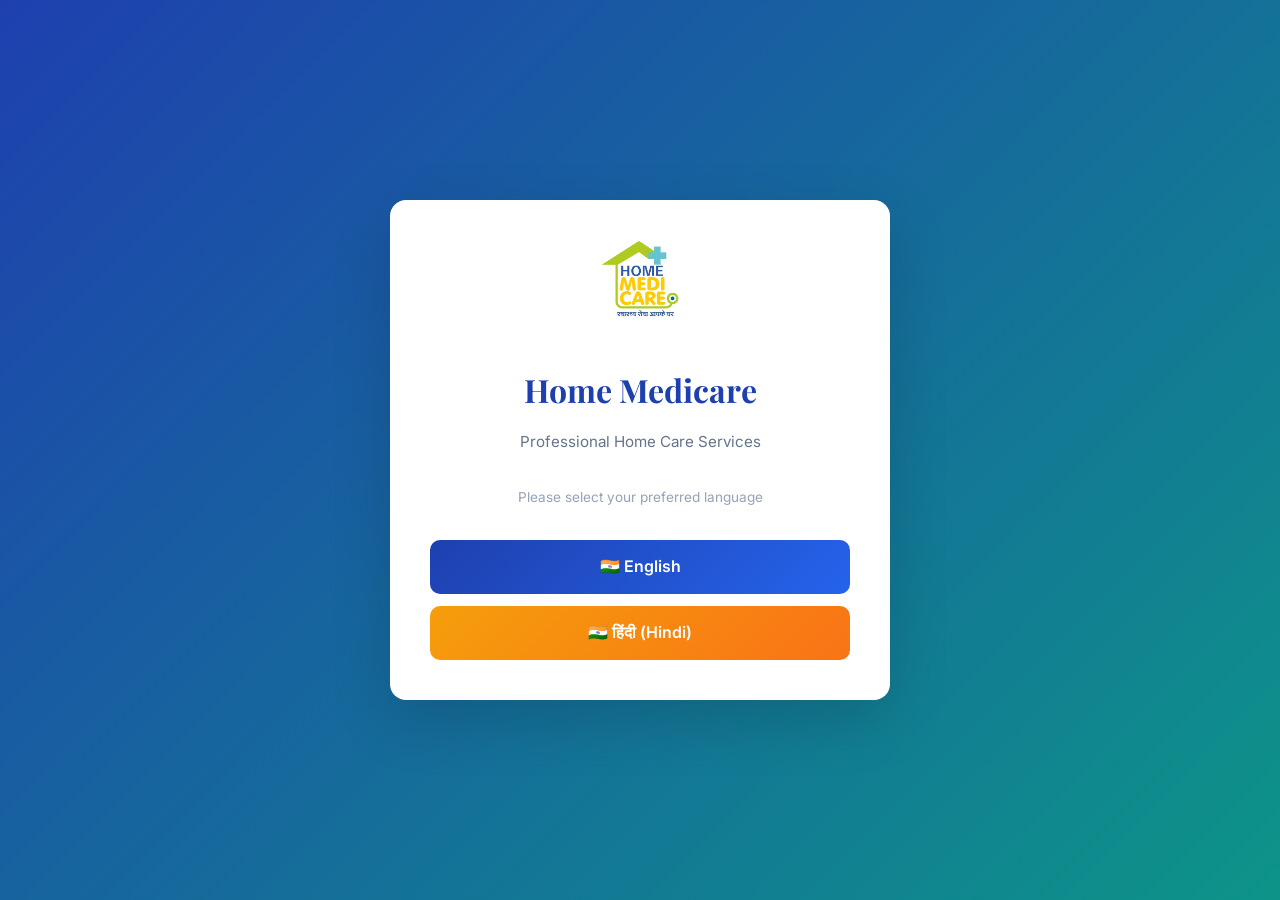
<file: index.html>
<!DOCTYPE html>
<html lang="en">
<head>
  <meta charset="UTF-8" />
  <meta name="viewport" content="width=device-width, initial-scale=1.0"/>
  <meta name="theme-color" content="#1e40af">
  <link href="https://fonts.googleapis.com/css2?family=Inter:wght@300;400;500;600;700&family=Playfair+Display:wght@700&display=swap" rel="stylesheet">
  <link rel="stylesheet" href="styles.css">
  <title>Home Medicare - Choose Your Language</title>
  <style>
    .language-selector {
      display: flex;
      flex-direction: column;
      align-items: center;
      justify-content: center;
      min-height: 100vh;
      background: linear-gradient(135deg, #1e40af 0%, #0d9488 100%);
      padding: 20px;
    }
    
    .lang-content {
      background: white;
      border-radius: 16px;
      padding: 40px;
      max-width: 500px;
      width: 100%;
      text-align: center;
      box-shadow: 0 20px 60px rgba(0, 0, 0, 0.15);
    }
    
    .lang-logo {
      height: 80px;
      width: auto;
      border-radius: 12px;
      margin-bottom: 20px;
    }
    
    .lang-content h1 {
      font-family: 'Playfair Display', serif;
      font-size: 2rem;
      color: #1e40af;
      margin: 16px 0 8px;
      font-weight: 700;
    }
    
    .lang-content .subtitle {
      color: #64748b;
      font-size: 0.95rem;
      margin-bottom: 32px;
      line-height: 1.6;
    }
    
    .lang-buttons {
      display: flex;
      gap: 12px;
      flex-direction: column;
    }
    
    .lang-btn {
      padding: 14px 24px;
      border-radius: 10px;
      border: 0;
      font-weight: 600;
      cursor: pointer;
      font-size: 1rem;
      transition: all 0.3s;
      text-decoration: none;
      display: inline-block;
    }
    
    .lang-btn-en {
      background: linear-gradient(135deg, #1e40af, #2563eb);
      color: white;
    }
    
    .lang-btn-en:hover {
      transform: translateY(-2px);
      box-shadow: 0 8px 20px rgba(30, 64, 175, 0.3);
    }
    
    .lang-btn-hi {
      background: linear-gradient(135deg, #f59e0b, #f97316);
      color: white;
    }
    
    .lang-btn-hi:hover {
      transform: translateY(-2px);
      box-shadow: 0 8px 20px rgba(245, 158, 11, 0.3);
    }
    
    @media (max-width: 600px) {
      .lang-content {
        padding: 24px 16px;
      }
      
      .lang-content h1 {
        font-size: 1.5rem;
      }
      
      .lang-btn {
        padding: 12px 20px;
        font-size: 0.95rem;
      }
      
      .lang-logo {
        height: 60px;
      }
    }
  </style>
</head>
<body data-locale="en-US">
  <div class="language-selector">
    <div class="lang-content">
      <img src="logo.jpg" alt="Home Medicare Logo" class="lang-logo" />
      <h1>Home Medicare</h1>
      <p class="subtitle">Professional Home Care Services</p>
      <p class="subtitle" style="color: #94a3b8; font-size: 0.85rem;">Please select your preferred language</p>
      <div class="lang-buttons">
        <a href="english.html" class="lang-btn lang-btn-en">🇮🇳 English</a>
        <a href="hindi.html" class="lang-btn lang-btn-hi">🇮🇳 हिंदी (Hindi)</a>
      </div>
    </div>
  </div>
  <script src="scripts.js"></script>
</body>
</html>
</file>
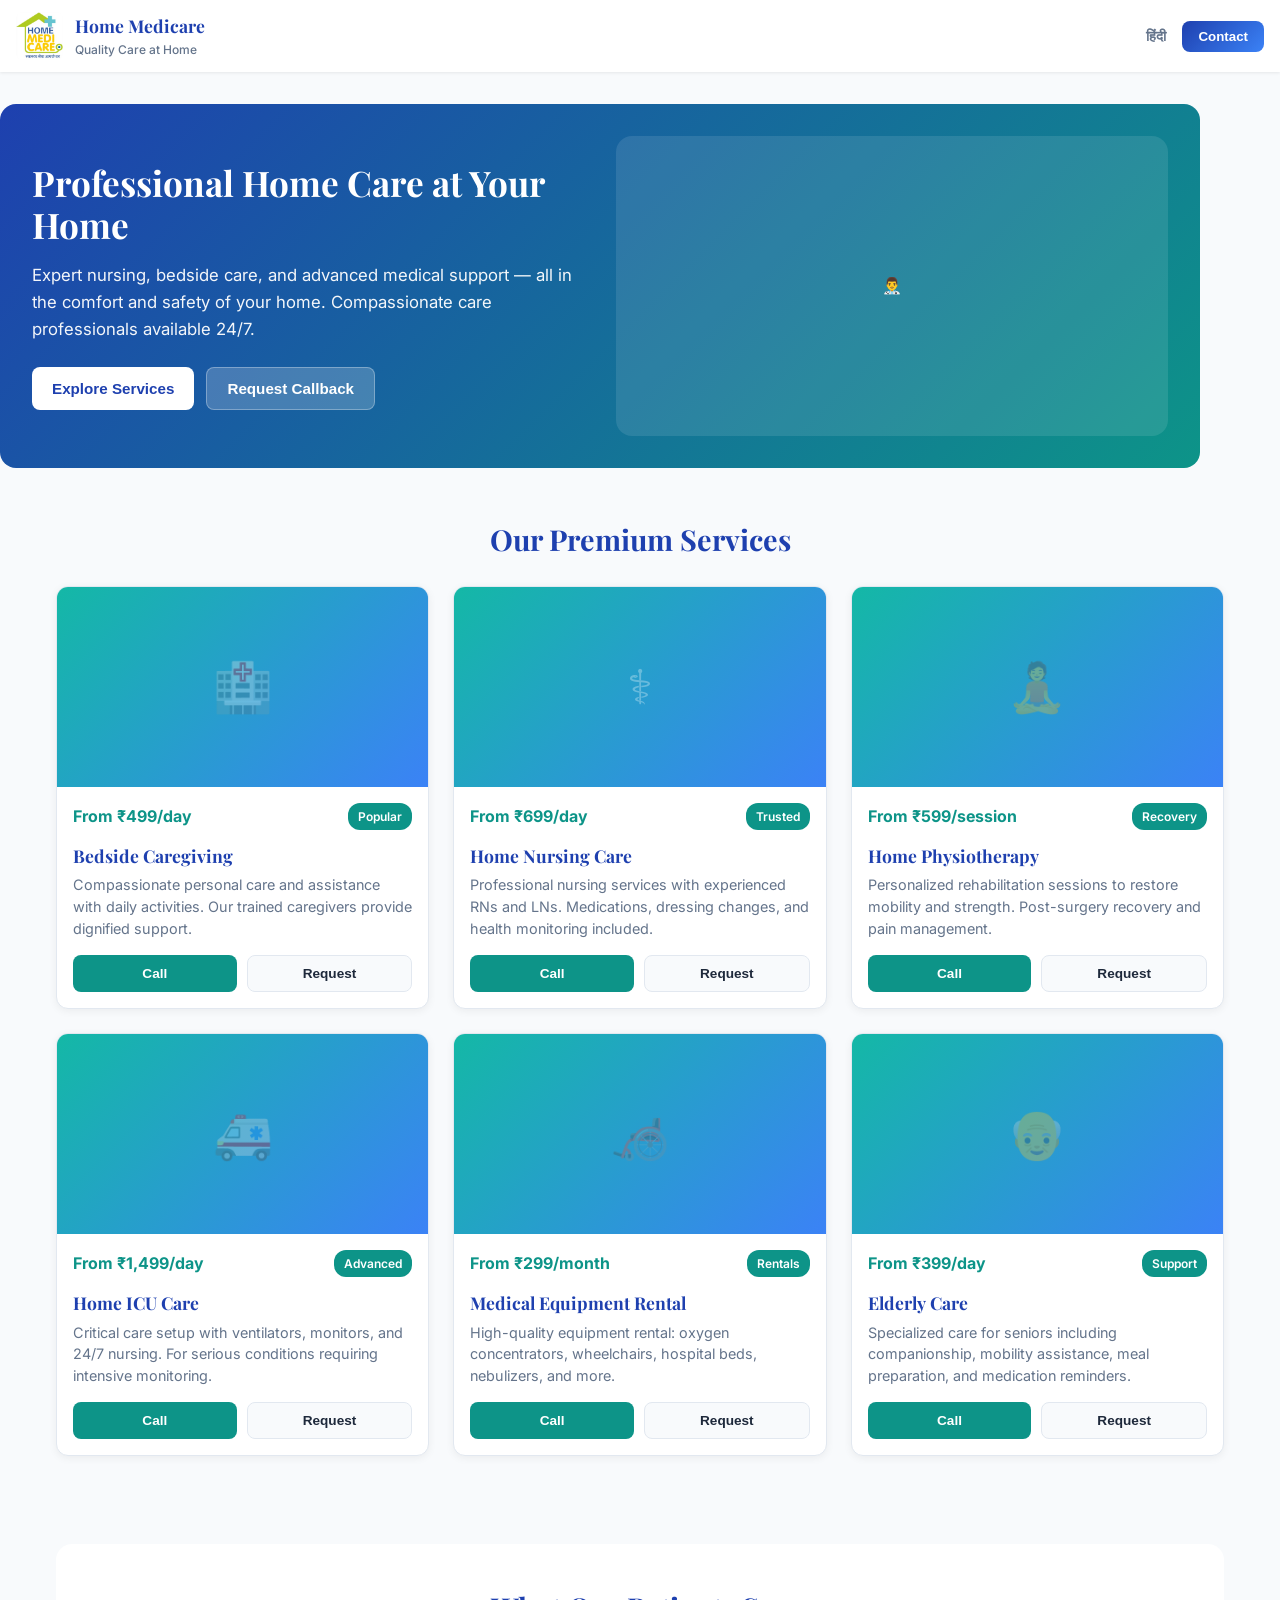
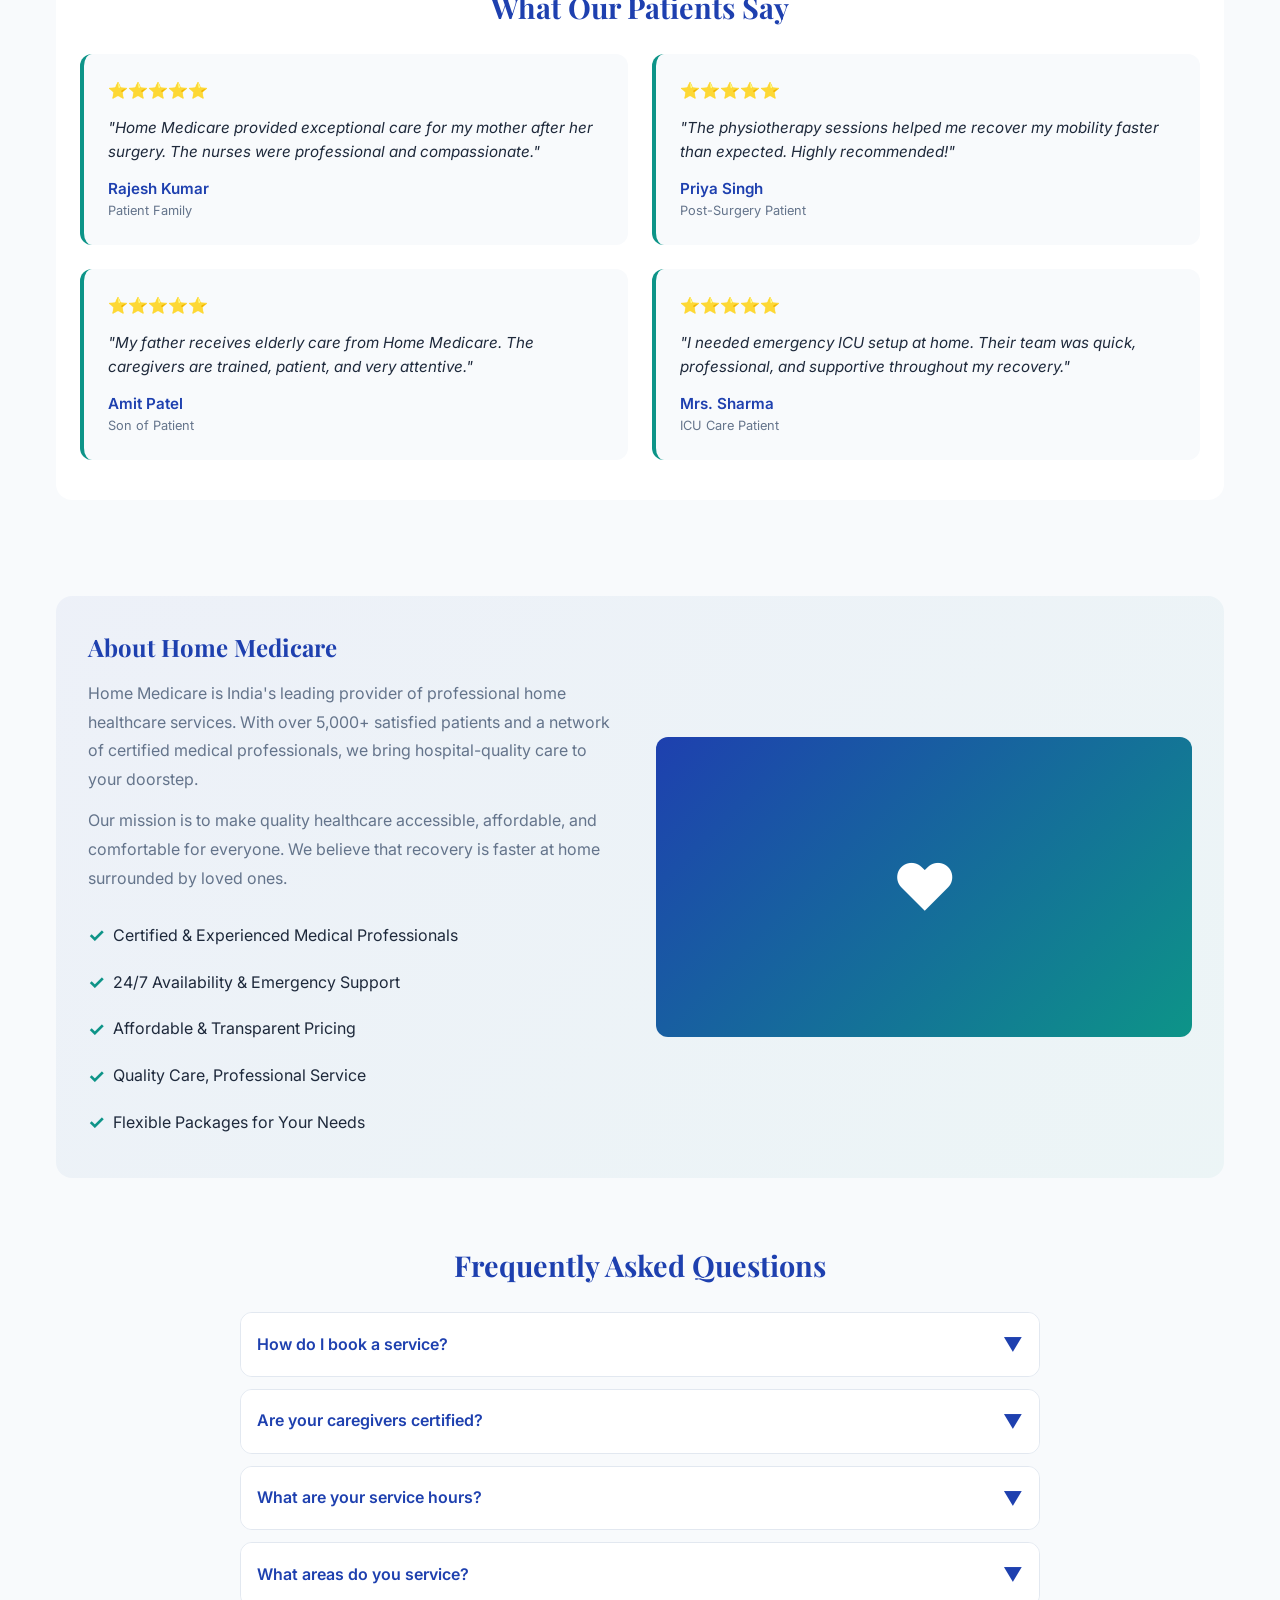
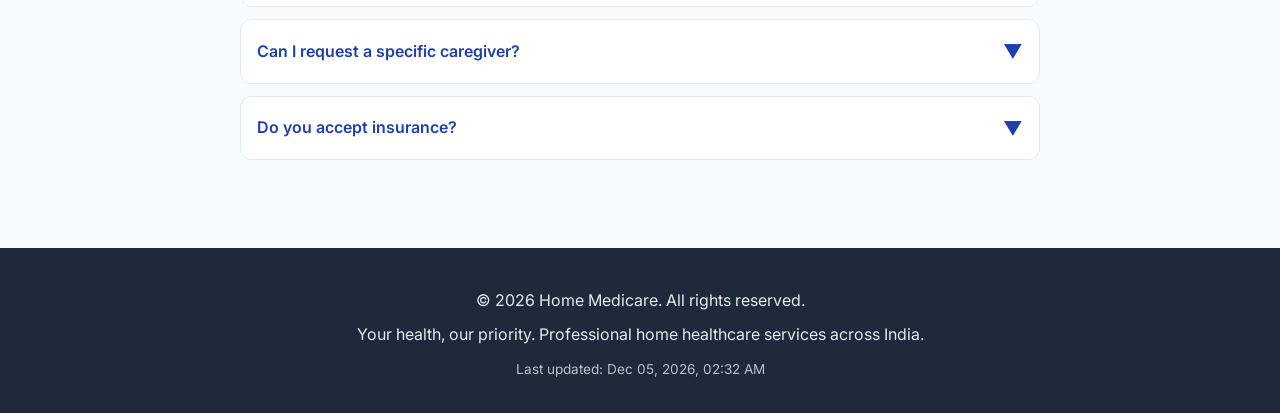
<file: english.html>
<!DOCTYPE html>
<html lang="en">
<head>
  <meta charset="UTF-8" />
  <meta name="viewport" content="width=device-width, initial-scale=1.0"/>
  <meta name="theme-color" content="#1e40af">
  <link href="https://fonts.googleapis.com/css2?family=Inter:wght@300;400;500;600;700&family=Playfair+Display:wght@700&display=swap" rel="stylesheet">
  <link rel="stylesheet" href="styles.css">
  <title>Home Medicare - Professional Home Care Services</title> 
</head>
<body data-locale="en-US">
  <header class="site-header">
    <div class="site-left">
      <img src="logo.jpg" alt="Home Medicare Logo" class="site-logo" />
      <div class="site-title">
        <h1>Home Medicare</h1>
        <p>Quality Care at Home</p>
      </div>
    </div>
    <div class="site-actions">
      <button class="lang-link" onclick="location.href='hindi.html'">हिंदी</button>
      <button class="contact-btn" onclick="window.contactUs(null, 'General Inquiry')">Contact</button>
      <button class="menu-toggle" id="menuToggle">☰</button>
    </div>
  </header>

  <nav class="mobile-menu" id="mobileMenu">
    <button onclick="document.location.href='#services'">Services</button>
    <button onclick="document.location.href='#about'">About Us</button>
    <button onclick="document.location.href='#testimonials'">Testimonials</button>
    <button onclick="document.location.href='#faq'">FAQ</button>
    <button onclick="window.contactUs(null, 'General Inquiry')">Contact Us</button>
  </nav>

  <section class="hero container">
    <div class="left">
      <h1>Professional Home Care at Your Home</h1>
      <p>Expert nursing, bedside care, and advanced medical support — all in the comfort and safety of your home. Compassionate care professionals available 24/7.</p>
      <div class="hero-cta">
        <button class="btn-primary" onclick="location.href='#services'">Explore Services</button>
        <button class="btn-outline" onclick="window.contactUs(null, 'General Inquiry')">Request Callback</button>
      </div>
    </div>
    <div class="hero-visual">
      👨‍⚕️
    </div>
  </section>

  <section class="container" id="services">
    <h2>Our Premium Services</h2>
    <div class="services">
      <div class="product-card">
        <div class="product-media">🏥</div>
        <div class="product-meta">
          <span class="price">From ₹499/day</span>
          <span class="badge">Popular</span>
        </div>
        <h3>Bedside Caregiving</h3>
        <p>Compassionate personal care and assistance with daily activities. Our trained caregivers provide dignified support.</p>
        <div class="card-footer">
          <button class="btn-cta call-btn" data-service="Bedside Caregiving">Call</button>
          <button class="btn-cta request-btn" data-service="Bedside Caregiving">Request</button>
        </div>
      </div>

      <div class="product-card">
        <div class="product-media">⚕️</div>
        <div class="product-meta">
          <span class="price">From ₹699/day</span>
          <span class="badge">Trusted</span>
        </div>
        <h3>Home Nursing Care</h3>
        <p>Professional nursing services with experienced RNs and LNs. Medications, dressing changes, and health monitoring included.</p>
        <div class="card-footer">
          <button class="btn-cta call-btn" data-service="Home Nursing Care">Call</button>
          <button class="btn-cta request-btn" data-service="Home Nursing Care">Request</button>
        </div>
      </div>

      <div class="product-card">
        <div class="product-media">🧘</div>
        <div class="product-meta">
          <span class="price">From ₹599/session</span>
          <span class="badge">Recovery</span>
        </div>
        <h3>Home Physiotherapy</h3>
        <p>Personalized rehabilitation sessions to restore mobility and strength. Post-surgery recovery and pain management.</p>
        <div class="card-footer">
          <button class="btn-cta call-btn" data-service="Home Physiotherapy">Call</button>
          <button class="btn-cta request-btn" data-service="Home Physiotherapy">Request</button>
        </div>
      </div>

      <div class="product-card">
        <div class="product-media">🚑</div>
        <div class="product-meta">
          <span class="price">From ₹1,499/day</span>
          <span class="badge">Advanced</span>
        </div>
        <h3>Home ICU Care</h3>
        <p>Critical care setup with ventilators, monitors, and 24/7 nursing. For serious conditions requiring intensive monitoring.</p>
        <div class="card-footer">
          <button class="btn-cta call-btn" data-service="Home ICU Care">Call</button>
          <button class="btn-cta request-btn" data-service="Home ICU Care">Request</button>
        </div>
      </div>

      <div class="product-card">
        <div class="product-media">🦽</div>
        <div class="product-meta">
          <span class="price">From ₹299/month</span>
          <span class="badge">Rentals</span>
        </div>
        <h3>Medical Equipment Rental</h3>
        <p>High-quality equipment rental: oxygen concentrators, wheelchairs, hospital beds, nebulizers, and more.</p>
        <div class="card-footer">
          <button class="btn-cta call-btn" data-service="Medical Equipment">Call</button>
          <button class="btn-cta request-btn" data-service="Medical Equipment">Request</button>
        </div>
      </div>

      <div class="product-card">
        <div class="product-media">👴</div>
        <div class="product-meta">
          <span class="price">From ₹399/day</span>
          <span class="badge">Support</span>
        </div>
        <h3>Elderly Care</h3>
        <p>Specialized care for seniors including companionship, mobility assistance, meal preparation, and medication reminders.</p>
        <div class="card-footer">
          <button class="btn-cta call-btn" data-service="Elderly Care">Call</button>
          <button class="btn-cta request-btn" data-service="Elderly Care">Request</button>
        </div>
      </div>
    </div>
  </section>

  <section class="container" id="testimonials">
    <section class="testimonials">
      <h2>What Our Patients Say</h2>
      <div class="testimonials-grid">
        <div class="testimonial-card">
          <div class="stars">⭐⭐⭐⭐⭐</div>
          <p class="testimonial-text">"Home Medicare provided exceptional care for my mother after her surgery. The nurses were professional and compassionate."</p>
          <div class="testimonial-author">Rajesh Kumar</div>
          <div class="testimonial-role">Patient Family</div>
        </div>

        <div class="testimonial-card">
          <div class="stars">⭐⭐⭐⭐⭐</div>
          <p class="testimonial-text">"The physiotherapy sessions helped me recover my mobility faster than expected. Highly recommended!"</p>
          <div class="testimonial-author">Priya Singh</div>
          <div class="testimonial-role">Post-Surgery Patient</div>
        </div>

        <div class="testimonial-card">
          <div class="stars">⭐⭐⭐⭐⭐</div>
          <p class="testimonial-text">"My father receives elderly care from Home Medicare. The caregivers are trained, patient, and very attentive."</p>
          <div class="testimonial-author">Amit Patel</div>
          <div class="testimonial-role">Son of Patient</div>
        </div>

        <div class="testimonial-card">
          <div class="stars">⭐⭐⭐⭐⭐</div>
          <p class="testimonial-text">"I needed emergency ICU setup at home. Their team was quick, professional, and supportive throughout my recovery."</p>
          <div class="testimonial-author">Mrs. Sharma</div>
          <div class="testimonial-role">ICU Care Patient</div>
        </div>
      </div>
    </section>
  </section>

  <section class="container" id="about">
    <section class="about">
      <div class="about-content">
        <h3>About Home Medicare</h3>
        <p>Home Medicare is India's leading provider of professional home healthcare services. With over 5,000+ satisfied patients and a network of certified medical professionals, we bring hospital-quality care to your doorstep.</p>
        <p>Our mission is to make quality healthcare accessible, affordable, and comfortable for everyone. We believe that recovery is faster at home surrounded by loved ones.</p>
        <ul class="about-features">
          <li>Certified & Experienced Medical Professionals</li>
          <li>24/7 Availability & Emergency Support</li>
          <li>Affordable & Transparent Pricing</li>
          <li>Quality Care, Professional Service</li>
          <li>Flexible Packages for Your Needs</li>
        </ul>
      </div>
      <div class="about-image">❤️</div>
    </section>
  </section>

  <section class="container" id="faq">
    <h2>Frequently Asked Questions</h2>
    <div class="faq-container">
      <div class="faq-item">
        <div class="faq-question" onclick="this.parentElement.classList.toggle('open')">
          <span>How do I book a service?</span>
          <span class="faq-toggle">▼</span>
        </div>
        <div class="faq-answer">
          <p>Booking is easy! Call us on +91-7587-183033 or click the "Request Callback" button on our website. Our team will discuss your needs and arrange the perfect care package for you.</p>
        </div>
      </div>

      <div class="faq-item">
        <div class="faq-question" onclick="this.parentElement.classList.toggle('open')">
          <span>Are your caregivers certified?</span>
          <span class="faq-toggle">▼</span>
        </div>
        <div class="faq-answer">
          <p>Yes, all our nurses, caregivers, and physiotherapists are certified, trained, and background-verified. We maintain the highest professional standards in healthcare.</p>
        </div>
      </div>

      <div class="faq-item">
        <div class="faq-question" onclick="this.parentElement.classList.toggle('open')">
          <span>What are your service hours?</span>
          <span class="faq-toggle">▼</span>
        </div>
        <div class="faq-answer">
          <p>We provide 24/7 services. Whether you need day care, night care, or full-time round-the-clock support, we have flexible packages to meet your schedule.</p>
        </div>
      </div>

      <div class="faq-item">
        <div class="faq-question" onclick="this.parentElement.classList.toggle('open')">
          <span>What areas do you service?</span>
          <span class="faq-toggle">▼</span>
        </div>
        <div class="faq-answer">
          <p>We serve major cities and surrounding areas across India. Contact us with your location details, and we'll confirm availability and arrange services within 24 hours.</p>
        </div>
      </div>

      <div class="faq-item">
        <div class="faq-question" onclick="this.parentElement.classList.toggle('open')">
          <span>Can I request a specific caregiver?</span>
          <span class="faq-toggle">▼</span>
        </div>
        <div class="faq-answer">
          <p>Absolutely! If you find a caregiver you're comfortable with, we do our best to maintain continuity. We believe in building trust and long-term relationships with families.</p>
        </div>
      </div>

      <div class="faq-item">
        <div class="faq-question" onclick="this.parentElement.classList.toggle('open')">
          <span>Do you accept insurance?</span>
          <span class="faq-toggle">▼</span>
        </div>
        <div class="faq-answer">
          <p>We work with most major health insurance providers. Our billing team can help you understand coverage and claims. Ask about insurance details when booking.</p>
        </div>
      </div>
    </div>
  </section>

  <footer>
    <p>&copy; 2026 Home Medicare. All rights reserved.</p>
    <p>Your health, our priority. Professional home healthcare services across India.</p>
    <small id="lastUpdated">Last updated: </small>
  </footer>

  <script src="scripts.js"></script>
  <script>
    // Mobile menu toggle
    const menuToggle = document.getElementById('menuToggle');
    const mobileMenu = document.getElementById('mobileMenu');
    
    if (menuToggle) {
      menuToggle.addEventListener('click', () => {
        mobileMenu.classList.toggle('show');
      });
    }
    
    // Close menu when a link is clicked
    const menuButtons = mobileMenu.querySelectorAll('button');
    menuButtons.forEach(btn => {
      btn.addEventListener('click', () => {
        mobileMenu.classList.remove('show');
      });
    });
  </script>
</body> 
</html>
</file>
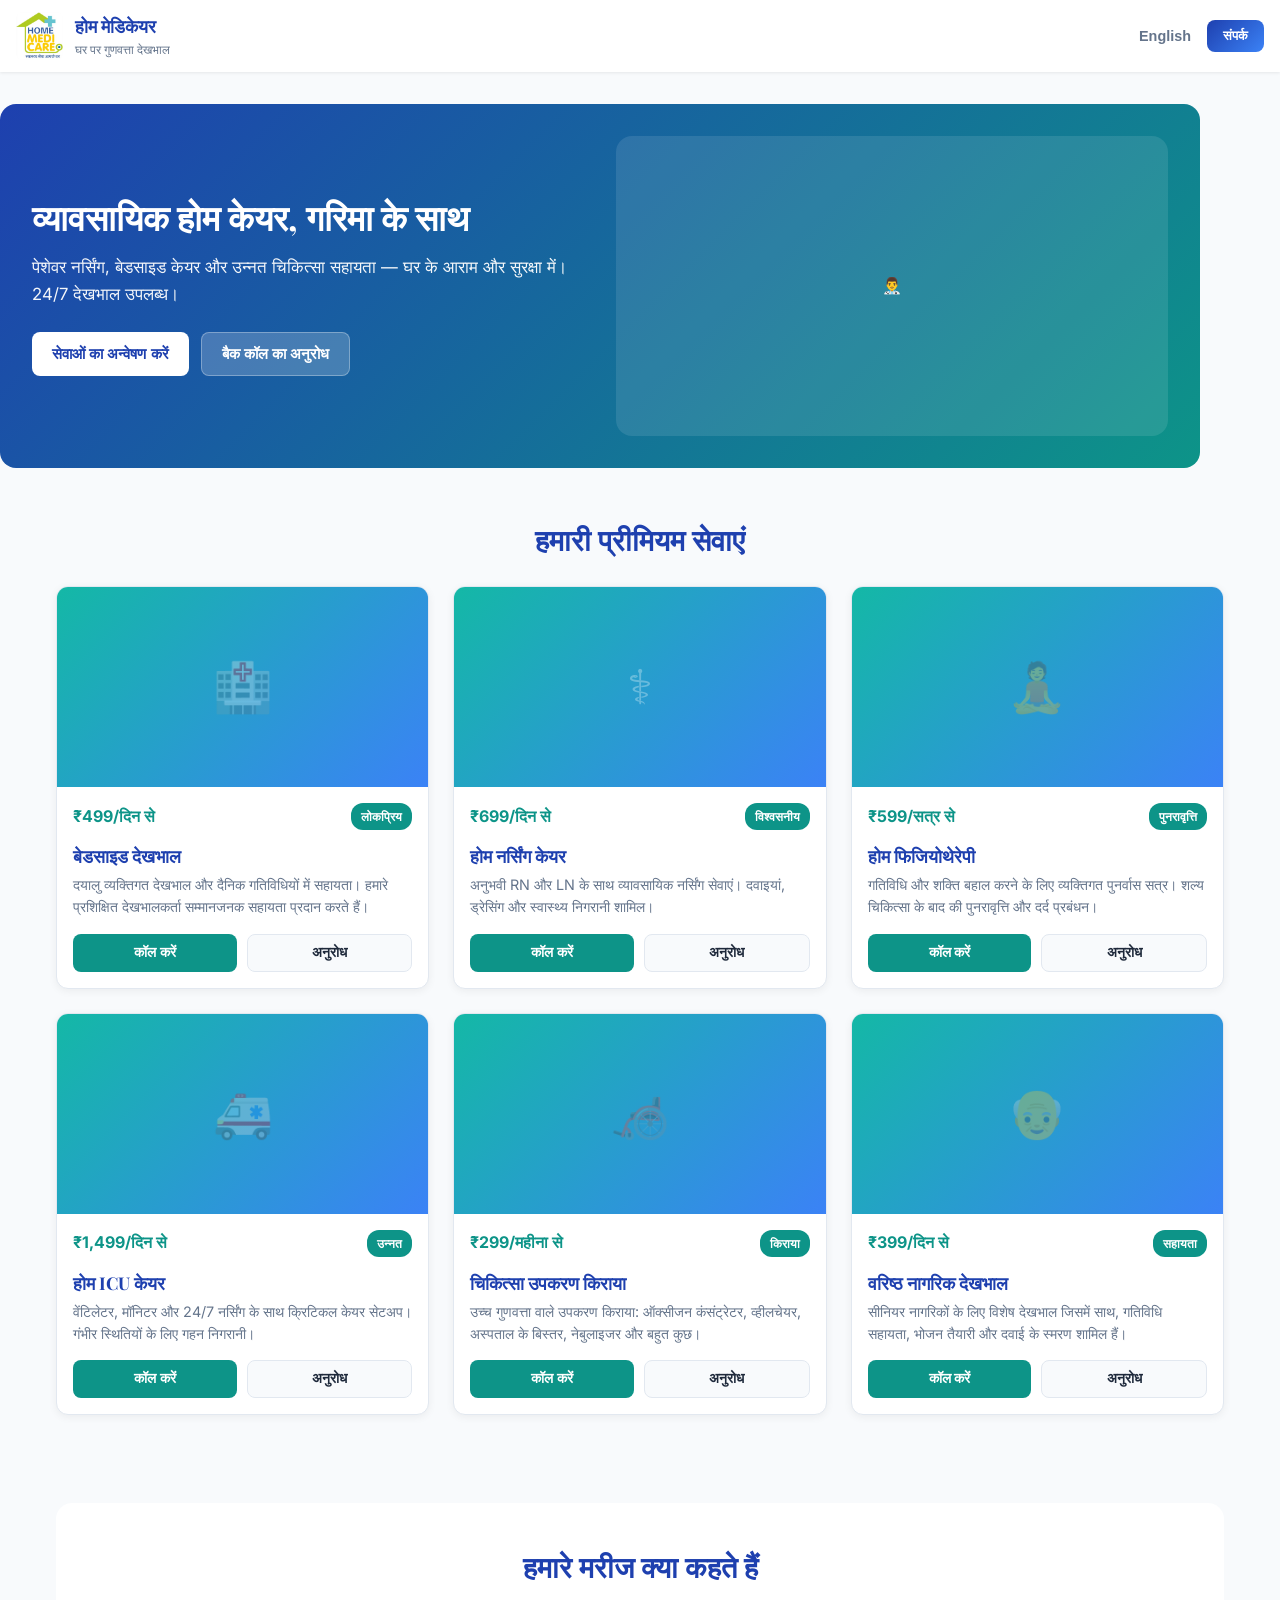
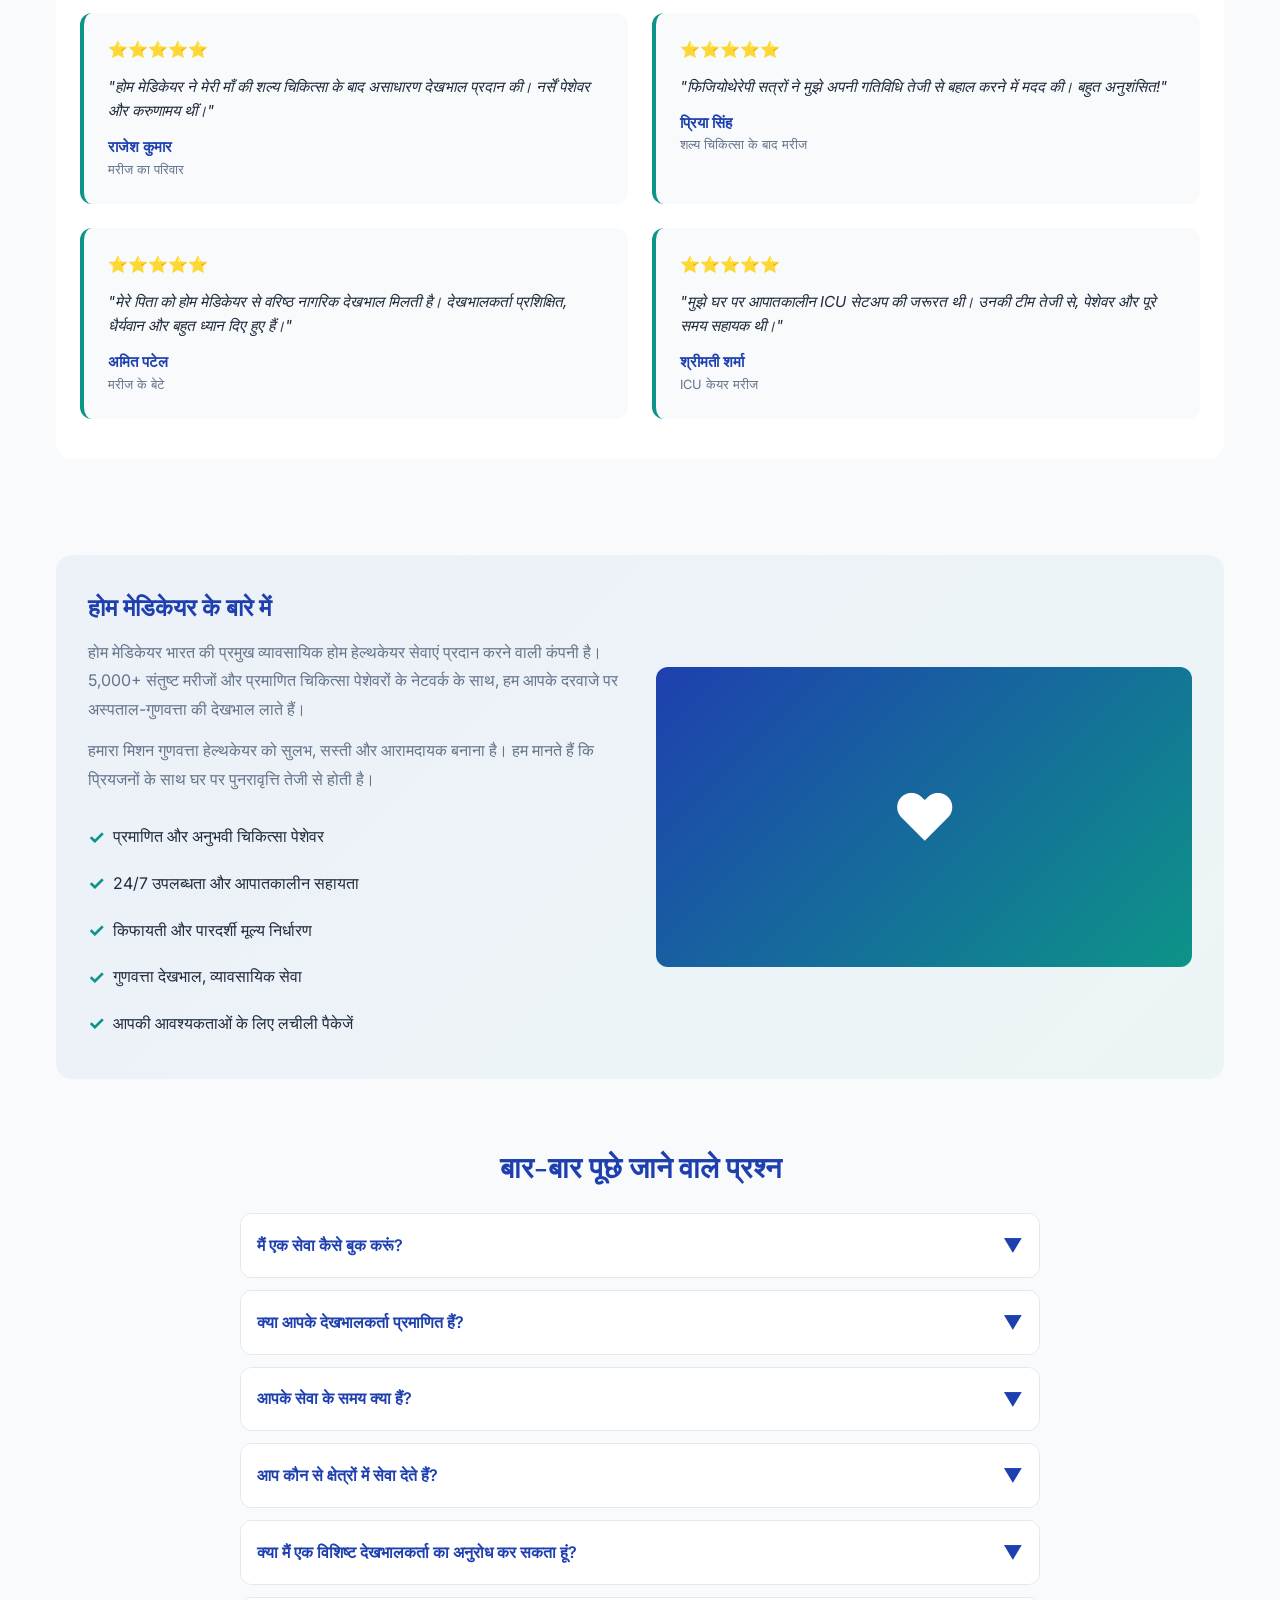
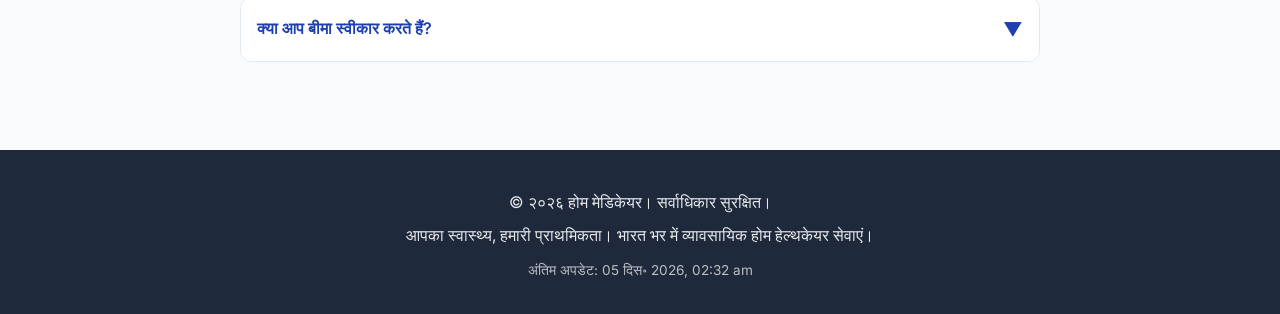
<file: hindi.html>
<!DOCTYPE html>
<html lang="hi">
<head>
  <meta charset="UTF-8" />
  <meta name="viewport" content="width=device-width, initial-scale=1.0"/>
  <meta name="theme-color" content="#1e40af">
  <link href="https://fonts.googleapis.com/css2?family=Inter:wght@300;400;500;600;700&family=Playfair+Display:wght@700&display=swap" rel="stylesheet">
  <link rel="stylesheet" href="styles.css">
  <title>होम मेडिकेयर - व्यावसायिक होम केयर सेवाएं</title>
</head>
<body data-locale="hi-IN">
  <header class="site-header">
    <div class="site-left">
      <img src="logo.jpg" alt="होम मेडिकेयर लोगो" class="site-logo" />
      <div class="site-title">
        <h1>होम मेडिकेयर</h1>
        <p>घर पर गुणवत्ता देखभाल</p>
      </div>
    </div>
    <div class="site-actions">
      <button class="lang-link" onclick="location.href='english.html'">English</button>
      <button class="contact-btn" onclick="window.contactUs(null, 'सामान्य प्रश्न')">संपर्क</button>
      <button class="menu-toggle" id="menuToggle">☰</button>
    </div>
  </header>

  <nav class="mobile-menu" id="mobileMenu">
    <button onclick="document.location.href='#services'">सेवाएं</button>
    <button onclick="document.location.href='#about'">हमारे बारे में</button>
    <button onclick="document.location.href='#testimonials'">प्रशंसापत्र</button>
    <button onclick="document.location.href='#faq'">सामान्य प्रश्न</button>
    <button onclick="window.contactUs(null, 'सामान्य प्रश्न')">हमसे संपर्क करें</button>
  </nav>

  <section class="hero container">
    <div class="left">
      <h1>व्यावसायिक होम केयर, गरिमा के साथ</h1>
      <p>पेशेवर नर्सिंग, बेडसाइड केयर और उन्नत चिकित्सा सहायता — घर के आराम और सुरक्षा में। 24/7 देखभाल उपलब्ध।</p>
      <div class="hero-cta">
        <button class="btn-primary" onclick="location.href='#services'">सेवाओं का अन्वेषण करें</button>
        <button class="btn-outline" onclick="window.contactUs(null, 'सामान्य प्रश्न')">बैक कॉल का अनुरोध</button>
      </div>
    </div>
    <div class="hero-visual">
      👨‍⚕️
    </div>
  </section>

  <section class="container" id="services">
    <h2>हमारी प्रीमियम सेवाएं</h2>
    <div class="services">
      <div class="product-card">
        <div class="product-media">🏥</div>
        <div class="product-meta">
          <span class="price">₹499/दिन से</span>
          <span class="badge">लोकप्रिय</span>
        </div>
        <h3>बेडसाइड देखभाल</h3>
        <p>दयालु व्यक्तिगत देखभाल और दैनिक गतिविधियों में सहायता। हमारे प्रशिक्षित देखभालकर्ता सम्मानजनक सहायता प्रदान करते हैं।</p>
        <div class="card-footer">
          <button class="btn-cta call-btn" data-service="बेडसाइड देखभाल">कॉल करें</button>
          <button class="btn-cta request-btn" data-service="बेडसाइड देखभाल">अनुरोध</button>
        </div>
      </div>

      <div class="product-card">
        <div class="product-media">⚕️</div>
        <div class="product-meta">
          <span class="price">₹699/दिन से</span>
          <span class="badge">विश्वसनीय</span>
        </div>
        <h3>होम नर्सिंग केयर</h3>
        <p>अनुभवी RN और LN के साथ व्यावसायिक नर्सिंग सेवाएं। दवाइयां, ड्रेसिंग और स्वास्थ्य निगरानी शामिल।</p>
        <div class="card-footer">
          <button class="btn-cta call-btn" data-service="होम नर्सिंग केयर">कॉल करें</button>
          <button class="btn-cta request-btn" data-service="होम नर्सिंग केयर">अनुरोध</button>
        </div>
      </div>

      <div class="product-card">
        <div class="product-media">🧘</div>
        <div class="product-meta">
          <span class="price">₹599/सत्र से</span>
          <span class="badge">पुनरावृत्ति</span>
        </div>
        <h3>होम फिजियोथेरेपी</h3>
        <p>गतिविधि और शक्ति बहाल करने के लिए व्यक्तिगत पुनर्वास सत्र। शल्य चिकित्सा के बाद की पुनरावृत्ति और दर्द प्रबंधन।</p>
        <div class="card-footer">
          <button class="btn-cta call-btn" data-service="होम फिजियोथेरेपी">कॉल करें</button>
          <button class="btn-cta request-btn" data-service="होम फिजियोथेरेपी">अनुरोध</button>
        </div>
      </div>

      <div class="product-card">
        <div class="product-media">🚑</div>
        <div class="product-meta">
          <span class="price">₹1,499/दिन से</span>
          <span class="badge">उन्नत</span>
        </div>
        <h3>होम ICU केयर</h3>
        <p>वेंटिलेटर, मॉनिटर और 24/7 नर्सिंग के साथ क्रिटिकल केयर सेटअप। गंभीर स्थितियों के लिए गहन निगरानी।</p>
        <div class="card-footer">
          <button class="btn-cta call-btn" data-service="होम ICU केयर">कॉल करें</button>
          <button class="btn-cta request-btn" data-service="होम ICU केयर">अनुरोध</button>
        </div>
      </div>

      <div class="product-card">
        <div class="product-media">🦽</div>
        <div class="product-meta">
          <span class="price">₹299/महीना से</span>
          <span class="badge">किराया</span>
        </div>
        <h3>चिकित्सा उपकरण किराया</h3>
        <p>उच्च गुणवत्ता वाले उपकरण किराया: ऑक्सीजन कंसंट्रेटर, व्हीलचेयर, अस्पताल के बिस्तर, नेबुलाइजर और बहुत कुछ।</p>
        <div class="card-footer">
          <button class="btn-cta call-btn" data-service="चिकित्सा उपकरण">कॉल करें</button>
          <button class="btn-cta request-btn" data-service="चिकित्सा उपकरण">अनुरोध</button>
        </div>
      </div>

      <div class="product-card">
        <div class="product-media">👴</div>
        <div class="product-meta">
          <span class="price">₹399/दिन से</span>
          <span class="badge">सहायता</span>
        </div>
        <h3>वरिष्ठ नागरिक देखभाल</h3>
        <p>सीनियर नागरिकों के लिए विशेष देखभाल जिसमें साथ, गतिविधि सहायता, भोजन तैयारी और दवाई के स्मरण शामिल हैं।</p>
        <div class="card-footer">
          <button class="btn-cta call-btn" data-service="वरिष्ठ नागरिक देखभाल">कॉल करें</button>
          <button class="btn-cta request-btn" data-service="वरिष्ठ नागरिक देखभाल">अनुरोध</button>
        </div>
      </div>
    </div>
  </section>

  <section class="container" id="testimonials">
    <section class="testimonials">
      <h2>हमारे मरीज क्या कहते हैं</h2>
      <div class="testimonials-grid">
        <div class="testimonial-card">
          <div class="stars">⭐⭐⭐⭐⭐</div>
          <p class="testimonial-text">"होम मेडिकेयर ने मेरी माँ की शल्य चिकित्सा के बाद असाधारण देखभाल प्रदान की। नर्सें पेशेवर और करुणामय थीं।"</p>
          <div class="testimonial-author">राजेश कुमार</div>
          <div class="testimonial-role">मरीज का परिवार</div>
        </div>

        <div class="testimonial-card">
          <div class="stars">⭐⭐⭐⭐⭐</div>
          <p class="testimonial-text">"फिजियोथेरेपी सत्रों ने मुझे अपनी गतिविधि तेजी से बहाल करने में मदद की। बहुत अनुशंसित!"</p>
          <div class="testimonial-author">प्रिया सिंह</div>
          <div class="testimonial-role">शल्य चिकित्सा के बाद मरीज</div>
        </div>

        <div class="testimonial-card">
          <div class="stars">⭐⭐⭐⭐⭐</div>
          <p class="testimonial-text">"मेरे पिता को होम मेडिकेयर से वरिष्ठ नागरिक देखभाल मिलती है। देखभालकर्ता प्रशिक्षित, धैर्यवान और बहुत ध्यान दिए हुए हैं।"</p>
          <div class="testimonial-author">अमित पटेल</div>
          <div class="testimonial-role">मरीज के बेटे</div>
        </div>

        <div class="testimonial-card">
          <div class="stars">⭐⭐⭐⭐⭐</div>
          <p class="testimonial-text">"मुझे घर पर आपातकालीन ICU सेटअप की जरूरत थी। उनकी टीम तेजी से, पेशेवर और पूरे समय सहायक थी।"</p>
          <div class="testimonial-author">श्रीमती शर्मा</div>
          <div class="testimonial-role">ICU केयर मरीज</div>
        </div>
      </div>
    </section>
  </section>

  <section class="container" id="about">
    <section class="about">
      <div class="about-content">
        <h3>होम मेडिकेयर के बारे में</h3>
        <p>होम मेडिकेयर भारत की प्रमुख व्यावसायिक होम हेल्थकेयर सेवाएं प्रदान करने वाली कंपनी है। 5,000+ संतुष्ट मरीजों और प्रमाणित चिकित्सा पेशेवरों के नेटवर्क के साथ, हम आपके दरवाजे पर अस्पताल-गुणवत्ता की देखभाल लाते हैं।</p>
        <p>हमारा मिशन गुणवत्ता हेल्थकेयर को सुलभ, सस्ती और आरामदायक बनाना है। हम मानते हैं कि प्रियजनों के साथ घर पर पुनरावृत्ति तेजी से होती है।</p>
        <ul class="about-features">
          <li>प्रमाणित और अनुभवी चिकित्सा पेशेवर</li>
          <li>24/7 उपलब्धता और आपातकालीन सहायता</li>
          <li>किफायती और पारदर्शी मूल्य निर्धारण</li>
          <li>गुणवत्ता देखभाल, व्यावसायिक सेवा</li>
          <li>आपकी आवश्यकताओं के लिए लचीली पैकेजें</li>
        </ul>
      </div>
      <div class="about-image">❤️</div>
    </section>
  </section>

  <section class="container" id="faq">
    <h2>बार-बार पूछे जाने वाले प्रश्न</h2>
    <div class="faq-container">
      <div class="faq-item">
        <div class="faq-question" onclick="this.parentElement.classList.toggle('open')">
          <span>मैं एक सेवा कैसे बुक करूं?</span>
          <span class="faq-toggle">▼</span>
        </div>
        <div class="faq-answer">
          <p>बुकिंग आसान है! +91-7587-183033 पर कॉल करें या हमारी वेबसाइट पर "बैक कॉल का अनुरोध" बटन क्लिक करें। हमारी टीम आपकी आवश्यकताओं की चर्चा करेगी और आपके लिए परफेक्ट केयर पैकेज व्यवस्थित करेगी।</p>
        </div>
      </div>

      <div class="faq-item">
        <div class="faq-question" onclick="this.parentElement.classList.toggle('open')">
          <span>क्या आपके देखभालकर्ता प्रमाणित हैं?</span>
          <span class="faq-toggle">▼</span>
        </div>
        <div class="faq-answer">
          <p>हां, हमारे सभी नर्सें, देखभालकर्ताएं और फिजियोथेरेपिस्ट प्रमाणित, प्रशिक्षित और पृष्ठभूमि-सत्यापित हैं। हम स्वास्थ्यसेवा में उच्चतम व्यावसायिक मानकों को बनाए रखते हैं।</p>
        </div>
      </div>

      <div class="faq-item">
        <div class="faq-question" onclick="this.parentElement.classList.toggle('open')">
          <span>आपके सेवा के समय क्या हैं?</span>
          <span class="faq-toggle">▼</span>
        </div>
        <div class="faq-answer">
          <p>हम 24/7 सेवाएं प्रदान करते हैं। चाहे आपको दिन की देखभाल, रात की देखभाल, या पूरा समय राउंड-द-क्लॉक सहायता की आवश्यकता हो, हमारे पास आपके शेड्यूल को पूरा करने के लिए लचीली पैकेजें हैं।</p>
        </div>
      </div>

      <div class="faq-item">
        <div class="faq-question" onclick="this.parentElement.classList.toggle('open')">
          <span>आप कौन से क्षेत्रों में सेवा देते हैं?</span>
          <span class="faq-toggle">▼</span>
        </div>
        <div class="faq-answer">
          <p>हम भारत भर के प्रमुख शहरों और आसपास के क्षेत्रों में सेवा देते हैं। आपके स्थान के विवरण के साथ हमसे संपर्क करें, और हम 24 घंटे के भीतर उपलब्धता की पुष्टि करेंगे।</p>
        </div>
      </div>

      <div class="faq-item">
        <div class="faq-question" onclick="this.parentElement.classList.toggle('open')">
          <span>क्या मैं एक विशिष्ट देखभालकर्ता का अनुरोध कर सकता हूं?</span>
          <span class="faq-toggle">▼</span>
        </div>
        <div class="faq-answer">
          <p>बिल्कुल! यदि आप किसी देखभालकर्ता के साथ आरामदायक हैं, तो हम निरंतरता बनाए रखने का सर्वश्रेष्ठ प्रयास करते हैं। हम परिवारों के साथ विश्वास और दीर्घकालीन संबंध बनाने में विश्वास करते हैं।</p>
        </div>
      </div>

      <div class="faq-item">
        <div class="faq-question" onclick="this.parentElement.classList.toggle('open')">
          <span>क्या आप बीमा स्वीकार करते हैं?</span>
          <span class="faq-toggle">▼</span>
        </div>
        <div class="faq-answer">
          <p>हम अधिकांश प्रमुख स्वास्थ्य बीमा प्रदाताओं के साथ काम करते हैं। हमारी बिलिंग टीम आपको कवरेज और दावों को समझने में मदद कर सकती है। बुकिंग के समय बीमा विवरण के बारे में पूछें।</p>
        </div>
      </div>
    </div>
  </section>

  <footer>
    <p>&copy; २०२६ होम मेडिकेयर। सर्वाधिकार सुरक्षित।</p>
    <p>आपका स्वास्थ्य, हमारी प्राथमिकता। भारत भर में व्यावसायिक होम हेल्थकेयर सेवाएं।</p>
    <small id="lastUpdated">अंतिम अद्यतन: </small>
  </footer>

  <script src="scripts.js"></script>
  <script>
    // मोबाइल मेनू टॉगल
    const menuToggle = document.getElementById('menuToggle');
    const mobileMenu = document.getElementById('mobileMenu');
    
    if (menuToggle) {
      menuToggle.addEventListener('click', () => {
        mobileMenu.classList.toggle('show');
      });
    }
    
    // जब कोई लिंक क्लिक हो तो मेनू बंद करें
    const menuButtons = mobileMenu.querySelectorAll('button');
    menuButtons.forEach(btn => {
      btn.addEventListener('click', () => {
        mobileMenu.classList.remove('show');
      });
    });
  </script>
</body>
</html>
</file>
<file: styles.css>
/* Enhanced Mobile-First Responsive Homecare Website */
@import url('https://fonts.googleapis.com/css2?family=Inter:wght@300;400;500;600;700&family=Playfair+Display:wght@700&display=swap');

:root {
  --primary: #1e40af;
  --primary-light: #3b82f6;
  --accent: #0d9488;
  --accent-light: #14b8a6;
  --bg: #f8fafc;
  --card: #ffffff;
  --text: #1e293b;
  --text-light: #64748b;
  --border: #e2e8f0;
  --success: #10b981;
  --warning: #f59e0b;
}

* { box-sizing: border-box; }
html, body { height: 100%; margin: 0; }
body {
  font-family: 'Inter', system-ui, -apple-system, 'Segoe UI', Roboto;
  color: var(--text);
  background: var(--bg);
  -webkit-font-smoothing: antialiased;
  -moz-osx-font-smoothing: grayscale;
  line-height: 1.6;
}

/* Header & Navigation */
header.site-header {
  position: sticky;
  top: 0;
  z-index: 1000;
  background: var(--card);
  box-shadow: 0 1px 3px rgba(0, 0, 0, 0.08);
  padding: 12px 16px;
  display: flex;
  align-items: center;
  justify-content: space-between;
}

.site-left {
  display: flex;
  align-items: center;
  gap: 12px;
  flex: 1;
}

.site-logo {
  height: 48px;
  width: auto;
  border-radius: 8px;
}

.site-title h1 {
  margin: 0;
  font-family: 'Playfair Display', serif;
  font-weight: 700;
  font-size: 1.1rem;
  color: var(--primary);
}

.site-title p {
  margin: 0;
  color: var(--text-light);
  font-size: 0.75rem;
  font-weight: 500;
}

.site-actions {
  display: flex;
  gap: 8px;
  align-items: center;
}

.menu-toggle {
  display: none;
  background: transparent;
  border: 0;
  font-size: 1.5rem;
  cursor: pointer;
  color: var(--primary);
}

.lang-link {
  background: transparent;
  border: 0;
  color: var(--text-light);
  cursor: pointer;
  font-weight: 600;
  font-size: 0.9rem;
  padding: 6px 8px;
  border-radius: 6px;
  transition: all 0.2s;
}

.lang-link:hover {
  background: var(--bg);
  color: var(--primary);
}

.contact-btn {
  background: linear-gradient(135deg, var(--primary), var(--primary-light));
  color: white;
  padding: 8px 16px;
  border-radius: 8px;
  border: 0;
  font-weight: 600;
  cursor: pointer;
  transition: transform 0.2s, box-shadow 0.2s;
}

.contact-btn:hover {
  transform: translateY(-2px);
  box-shadow: 0 4px 12px rgba(30, 64, 175, 0.3);
}

/* Mobile Menu */
nav.mobile-menu {
  display: none;
  position: fixed;
  left: 0;
  right: 0;
  top: 60px;
  background: var(--card);
  flex-direction: column;
  padding: 12px;
  gap: 8px;
  max-height: calc(100vh - 60px);
  overflow-y: auto;
  border-bottom: 1px solid var(--border);
}

nav.mobile-menu.show {
  display: flex;
}

nav.mobile-menu button {
  padding: 12px 16px;
  border: 0;
  background: transparent;
  color: var(--text);
  text-align: left;
  cursor: pointer;
  font-size: 0.95rem;
  border-radius: 6px;
  transition: all 0.2s;
}

nav.mobile-menu button:hover {
  background: var(--bg);
  color: var(--primary);
}

/* Main Container */
.container {
  max-width: 1200px;
  margin: 0 auto;
  padding: 16px;
}

section {
  margin: 32px 0;
}

section h2 {
  font-family: 'Playfair Display', serif;
  font-size: 1.8rem;
  margin: 0 0 24px 0;
  color: var(--primary);
  text-align: center;
}

/* Hero Section */
.hero {
  display: grid;
  grid-template-columns: 1fr 1fr;
  gap: 32px;
  align-items: center;
  padding: 32px;
  background: linear-gradient(135deg, var(--primary) 0%, var(--accent) 100%);
  border-radius: 16px;
  color: white;
  margin: 32px 0;
}

.hero .left h1 {
  font-family: 'Playfair Display', serif;
  font-size: 2.2rem;
  margin: 0 0 16px 0;
  font-weight: 700;
  line-height: 1.2;
}

.hero .left p {
  font-size: 1.05rem;
  margin: 0 0 24px 0;
  opacity: 0.95;
  line-height: 1.6;
}

.hero-cta {
  display: flex;
  gap: 12px;
  flex-wrap: wrap;
}

.btn-primary, .btn-outline {
  padding: 12px 20px;
  border-radius: 8px;
  border: 0;
  font-weight: 600;
  cursor: pointer;
  transition: all 0.2s;
  font-size: 0.95rem;
}

.btn-primary {
  background: white;
  color: var(--primary);
}

.btn-primary:hover {
  transform: translateY(-2px);
  box-shadow: 0 6px 12px rgba(0, 0, 0, 0.15);
}

.btn-outline {
  background: rgba(255, 255, 255, 0.2);
  color: white;
  border: 1px solid rgba(255, 255, 255, 0.3);
}

.btn-outline:hover {
  background: rgba(255, 255, 255, 0.3);
}

.hero-visual {
  width: 100%;
  height: 300px;
  border-radius: 16px;
  overflow: hidden;
  background: rgba(255, 255, 255, 0.1);
  display: flex;
  align-items: center;
  justify-content: center;
}

.hero-visual img {
  width: 100%;
  height: 100%;
  object-fit: cover;
}

/* Services Section */
.services, .products {
  display: grid;
  grid-template-columns: repeat(3, 1fr);
  gap: 24px;
  margin: 24px 0;
}

.product-card {
  background: var(--card);
  border-radius: 12px;
  padding: 0;
  border: 1px solid var(--border);
  box-shadow: 0 2px 8px rgba(0, 0, 0, 0.06);
  display: flex;
  flex-direction: column;
  transition: all 0.3s cubic-bezier(0.2, 0.8, 0.2, 1);
  overflow: hidden;
}

.product-card:hover {
  transform: translateY(-4px);
  box-shadow: 0 12px 24px rgba(0, 0, 0, 0.12);
}

.product-media {
  width: 100%;
  height: 200px;
  background: linear-gradient(135deg, var(--accent-light), var(--primary-light));
  display: flex;
  align-items: center;
  justify-content: center;
  overflow: hidden;
  font-size: 3rem;
  color: rgba(255, 255, 255, 0.3);
}

.product-media img {
  width: 100%;
  height: 100%;
  object-fit: cover;
}

.product-meta {
  display: flex;
  justify-content: space-between;
  align-items: center;
  gap: 12px;
  padding: 16px 16px 0;
}

.price {
  font-weight: 700;
  color: var(--accent);
  font-size: 1rem;
}

.badge {
  font-size: 0.75rem;
  color: white;
  background: var(--accent);
  padding: 4px 10px;
  border-radius: 12px;
  font-weight: 600;
}

.product-card h3 {
  margin: 12px 16px 4px;
  font-family: 'Playfair Display', serif;
  font-weight: 700;
  color: var(--primary);
  font-size: 1.1rem;
}

.product-card p {
  margin: 0 16px 16px;
  color: var(--text-light);
  font-size: 0.9rem;
  line-height: 1.5;
}

.card-footer {
  display: flex;
  gap: 10px;
  padding: 0 16px 16px;
  margin-top: auto;
}

.btn-cta {
  flex: 1;
  padding: 10px 12px;
  border-radius: 8px;
  border: 0;
  font-weight: 600;
  cursor: pointer;
  font-size: 0.85rem;
  transition: all 0.2s;
}

.call-btn {
  background: var(--accent);
  color: white;
}

.call-btn:hover {
  background: var(--accent-light);
}

.request-btn {
  background: var(--bg);
  border: 1px solid var(--border);
  color: var(--text);
}

.request-btn:hover {
  background: var(--border);
  border-color: var(--text-light);
}

/* Testimonials Section */
.testimonials {
  background: var(--card);
  padding: 40px 24px;
  border-radius: 16px;
  margin: 32px 0;
}

.testimonials-grid {
  display: grid;
  grid-template-columns: repeat(2, 1fr);
  gap: 24px;
  margin-top: 24px;
}

.testimonial-card {
  background: var(--bg);
  padding: 24px;
  border-radius: 12px;
  border-left: 4px solid var(--accent);
}

.stars {
  color: var(--warning);
  font-size: 1rem;
  margin-bottom: 8px;
}

.testimonial-text {
  color: var(--text);
  margin: 12px 0;
  font-size: 0.95rem;
  line-height: 1.6;
  font-style: italic;
}

.testimonial-author {
  font-weight: 600;
  color: var(--primary);
  font-size: 0.95rem;
  margin-top: 12px;
}

.testimonial-role {
  color: var(--text-light);
  font-size: 0.8rem;
}

/* About Section */
.about {
  display: grid;
  grid-template-columns: 1fr 1fr;
  gap: 32px;
  align-items: center;
  padding: 32px;
  background: linear-gradient(135deg, rgba(30, 64, 175, 0.05), rgba(13, 148, 136, 0.05));
  border-radius: 16px;
}

.about-content h3 {
  font-family: 'Playfair Display', serif;
  font-size: 1.5rem;
  color: var(--primary);
  margin: 0 0 12px 0;
}

.about-content p {
  color: var(--text-light);
  line-height: 1.8;
  margin: 12px 0;
}

.about-features {
  list-style: none;
  padding: 0;
  margin: 20px 0 0 0;
}

.about-features li {
  padding: 8px 0;
  color: var(--text);
  display: flex;
  align-items: center;
  gap: 8px;
}

.about-features li:before {
  content: '✓';
  color: var(--accent);
  font-weight: bold;
  font-size: 1.2rem;
}

.about-image {
  width: 100%;
  height: 300px;
  background: linear-gradient(135deg, var(--primary), var(--accent));
  border-radius: 12px;
  display: flex;
  align-items: center;
  justify-content: center;
  color: white;
  font-size: 4rem;
}

/* FAQ Section */
.faq {
  margin: 32px 0;
}

.faq-container {
  max-width: 800px;
  margin: 24px auto;
}

.faq-item {
  background: var(--card);
  border: 1px solid var(--border);
  border-radius: 12px;
  margin-bottom: 12px;
  overflow: hidden;
  transition: all 0.3s;
}

.faq-question {
  background: var(--card);
  padding: 16px;
  cursor: pointer;
  display: flex;
  justify-content: space-between;
  align-items: center;
  font-weight: 600;
  color: var(--primary);
  user-select: none;
}

.faq-question:hover {
  background: var(--bg);
}

.faq-toggle {
  font-size: 1.2rem;
  transition: transform 0.3s;
}

.faq-item.open .faq-toggle {
  transform: rotate(180deg);
}

.faq-answer {
  padding: 0;
  max-height: 0;
  overflow: hidden;
  transition: all 0.3s ease;
  background: var(--bg);
}

.faq-item.open .faq-answer {
  padding: 16px;
  max-height: 500px;
}

.faq-answer p {
  margin: 0;
  color: var(--text-light);
  line-height: 1.6;
}

/* Footer */
footer {
  background: var(--text);
  color: white;
  padding: 32px 16px;
  text-align: center;
  margin-top: 48px;
}

footer p {
  margin: 8px 0;
  opacity: 0.9;
}

footer small {
  opacity: 0.7;
  font-size: 0.85rem;
}

/* Call Sheet */
.call-sheet {
  position: fixed;
  left: 0;
  right: 0;
  bottom: -100%;
  background: var(--card);
  border-top-left-radius: 20px;
  border-top-right-radius: 20px;
  padding: 24px;
  box-shadow: 0 -4px 20px rgba(0, 0, 0, 0.15);
  transition: bottom 0.3s cubic-bezier(0.2, 0.9, 0.2, 1);
  z-index: 12000;
}

.call-sheet.show {
  bottom: 0;
}

.call-sheet .sheet-title {
  font-family: 'Playfair Display', serif;
  font-weight: 700;
  margin: 0 0 8px 0;
  color: var(--primary);
  font-size: 1.2rem;
}

.sheet-desc {
  color: var(--text-light);
  margin: 12px 0;
  font-size: 0.95rem;
}

.call-sheet .sheet-actions {
  display: flex;
  gap: 12px;
  margin-top: 16px;
}

.call-sheet .btn {
  flex: 1;
  padding: 12px 16px;
  border-radius: 8px;
  border: 0;
  font-weight: 600;
  cursor: pointer;
}

.btn-call {
  background: linear-gradient(135deg, var(--accent), var(--accent-light));
  color: white;
}

.btn-cancel {
  background: var(--bg);
  border: 1px solid var(--border);
  color: var(--text);
}

/* Responsive Design */
@media (max-width: 1024px) {
  .services, .products {
    grid-template-columns: repeat(2, 1fr);
  }
  
  .hero {
    grid-template-columns: 1fr;
    padding: 24px;
  }
  
  .hero .left h1 {
    font-size: 1.8rem;
  }
  
  .about {
    grid-template-columns: 1fr;
  }
  
  .testimonials-grid {
    grid-template-columns: 1fr;
  }
}

@media (max-width: 768px) {
  .menu-toggle {
    display: block;
  }
  
  .site-actions {
    gap: 4px;
  }
  
  .lang-link {
    padding: 4px 6px;
    font-size: 0.85rem;
  }
  
  .contact-btn {
    padding: 6px 12px;
    font-size: 0.85rem;
  }
  
  header.site-header {
    padding: 10px 12px;
  }
  
  .site-logo {
    height: 40px;
  }
  
  .site-title h1 {
    font-size: 0.95rem;
  }
  
  .site-title p {
    font-size: 0.7rem;
  }
  
  .services, .products {
    grid-template-columns: 1fr;
    gap: 16px;
  }
  
  section h2 {
    font-size: 1.5rem;
    margin: 0 0 16px 0;
  }
  
  .hero {
    margin: 16px 0;
    padding: 20px;
  }
  
  .hero .left h1 {
    font-size: 1.5rem;
  }
  
  .hero .left p {
    font-size: 0.95rem;
    margin: 0 0 16px 0;
  }
  
  .hero-cta {
    gap: 8px;
  }
  
  .btn-primary, .btn-outline {
    padding: 10px 16px;
    font-size: 0.85rem;
    flex: 1;
  }
  
  .hero-visual {
    height: 250px;
  }
  
  .testimonials {
    padding: 24px 16px;
  }
  
  .about {
    padding: 20px;
    gap: 16px;
  }
  
  .about-content h3 {
    font-size: 1.3rem;
  }
  
  .about-image {
    height: 250px;
  }
  
  .product-card {
    border-radius: 10px;
  }
  
  .product-media {
    height: 160px;
  }
  
  .faq-container {
    max-width: 100%;
  }
  
  footer {
    padding: 24px 12px;
  }
}

@media (max-width: 480px) {
  .site-left {
    gap: 8px;
  }
  
  .site-logo {
    height: 36px;
  }
  
  .site-title h1 {
    font-size: 0.85rem;
  }
  
  section h2 {
    font-size: 1.3rem;
  }
  
  .hero {
    margin: 12px 0;
    padding: 16px;
  }
  
  .hero .left h1 {
    font-size: 1.3rem;
    margin-bottom: 12px;
  }
  
  .hero .left p {
    font-size: 0.9rem;
    margin-bottom: 12px;
  }
  
  .hero-cta {
    flex-direction: column;
  }
  
  .btn-primary, .btn-outline {
    width: 100%;
  }
  
  .hero-visual {
    height: 200px;
  }
  
  .product-media {
    height: 140px;
  }
  
  .product-meta {
    padding: 12px 12px 0;
  }
  
  .product-card h3 {
    margin: 10px 12px 2px;
    font-size: 0.95rem;
  }
  
  .product-card p {
    margin: 0 12px 12px;
    font-size: 0.85rem;
  }
  
  .card-footer {
    padding: 0 12px 12px;
  }
  
  .btn-cta {
    font-size: 0.75rem;
    padding: 8px 10px;
  }
  
  .call-sheet {
    padding: 16px;
  }
  
  footer {
    padding: 16px 12px;
  }
}
</file>
